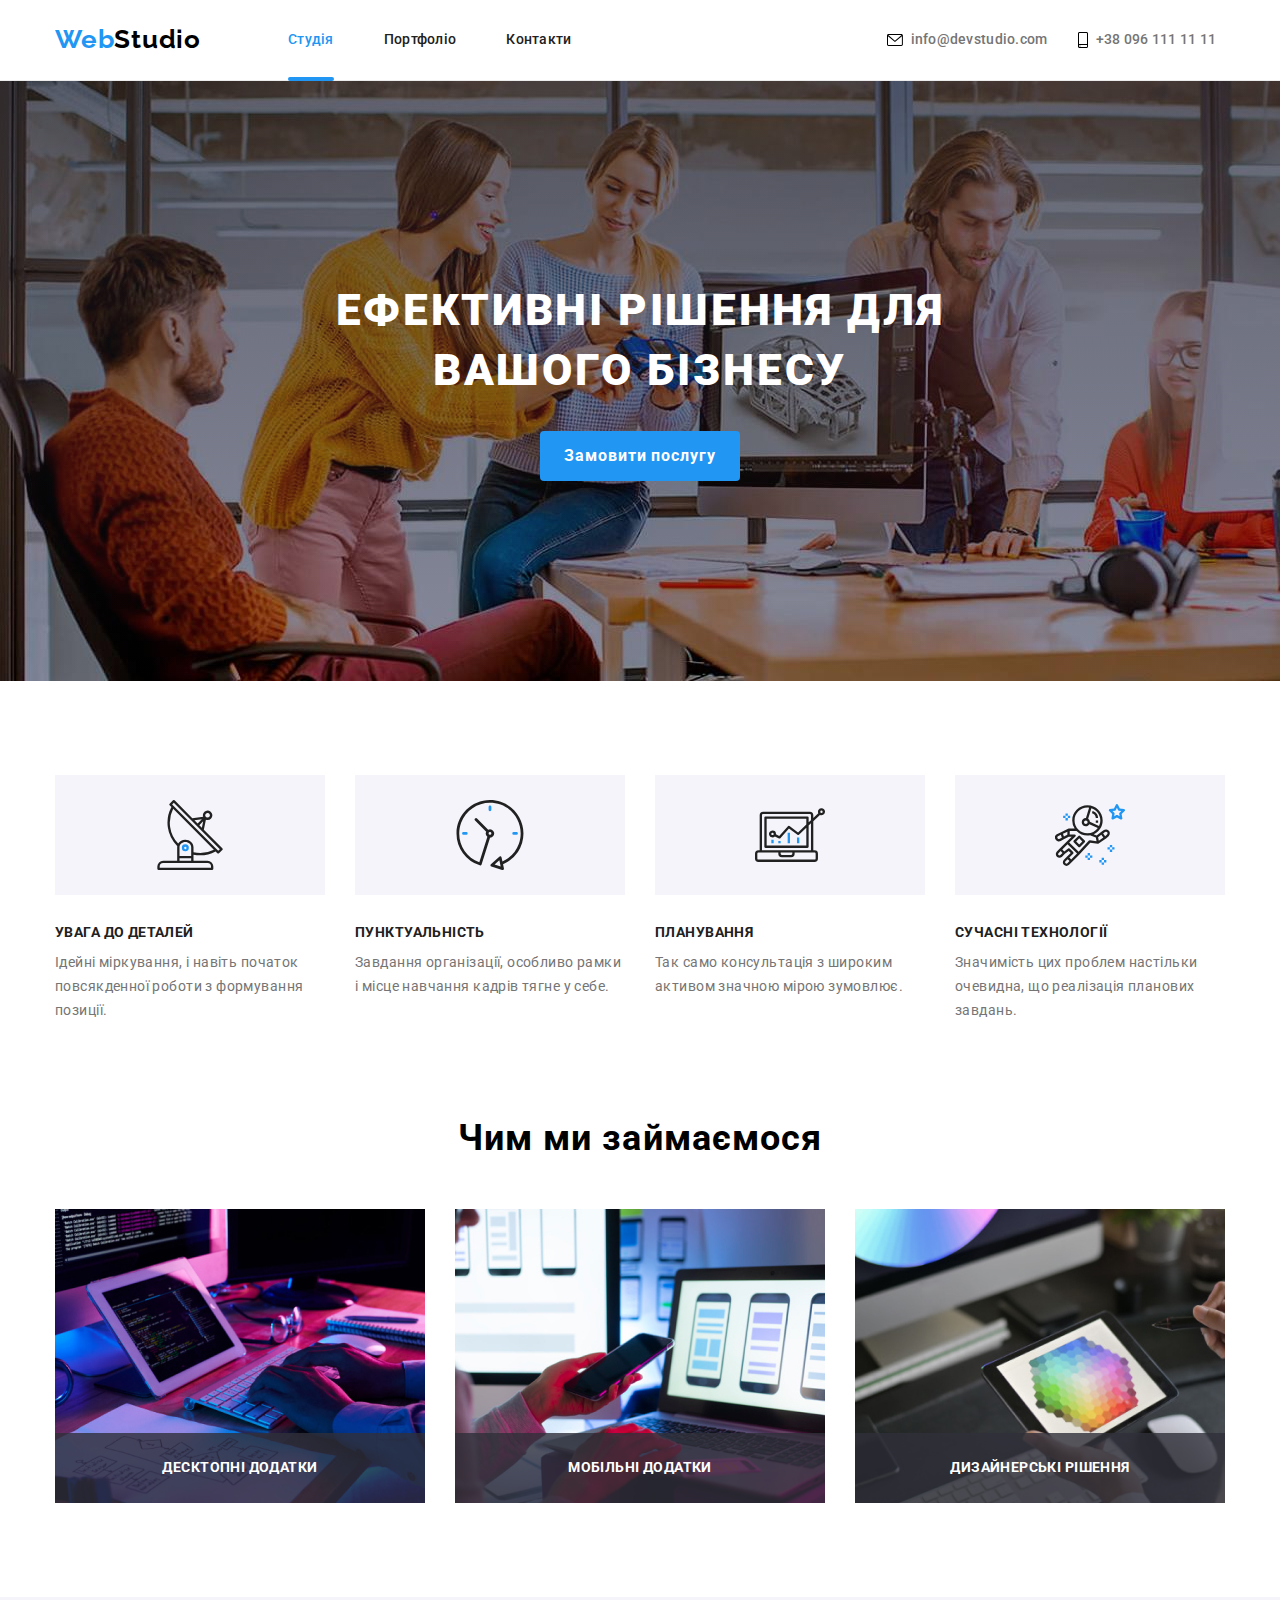
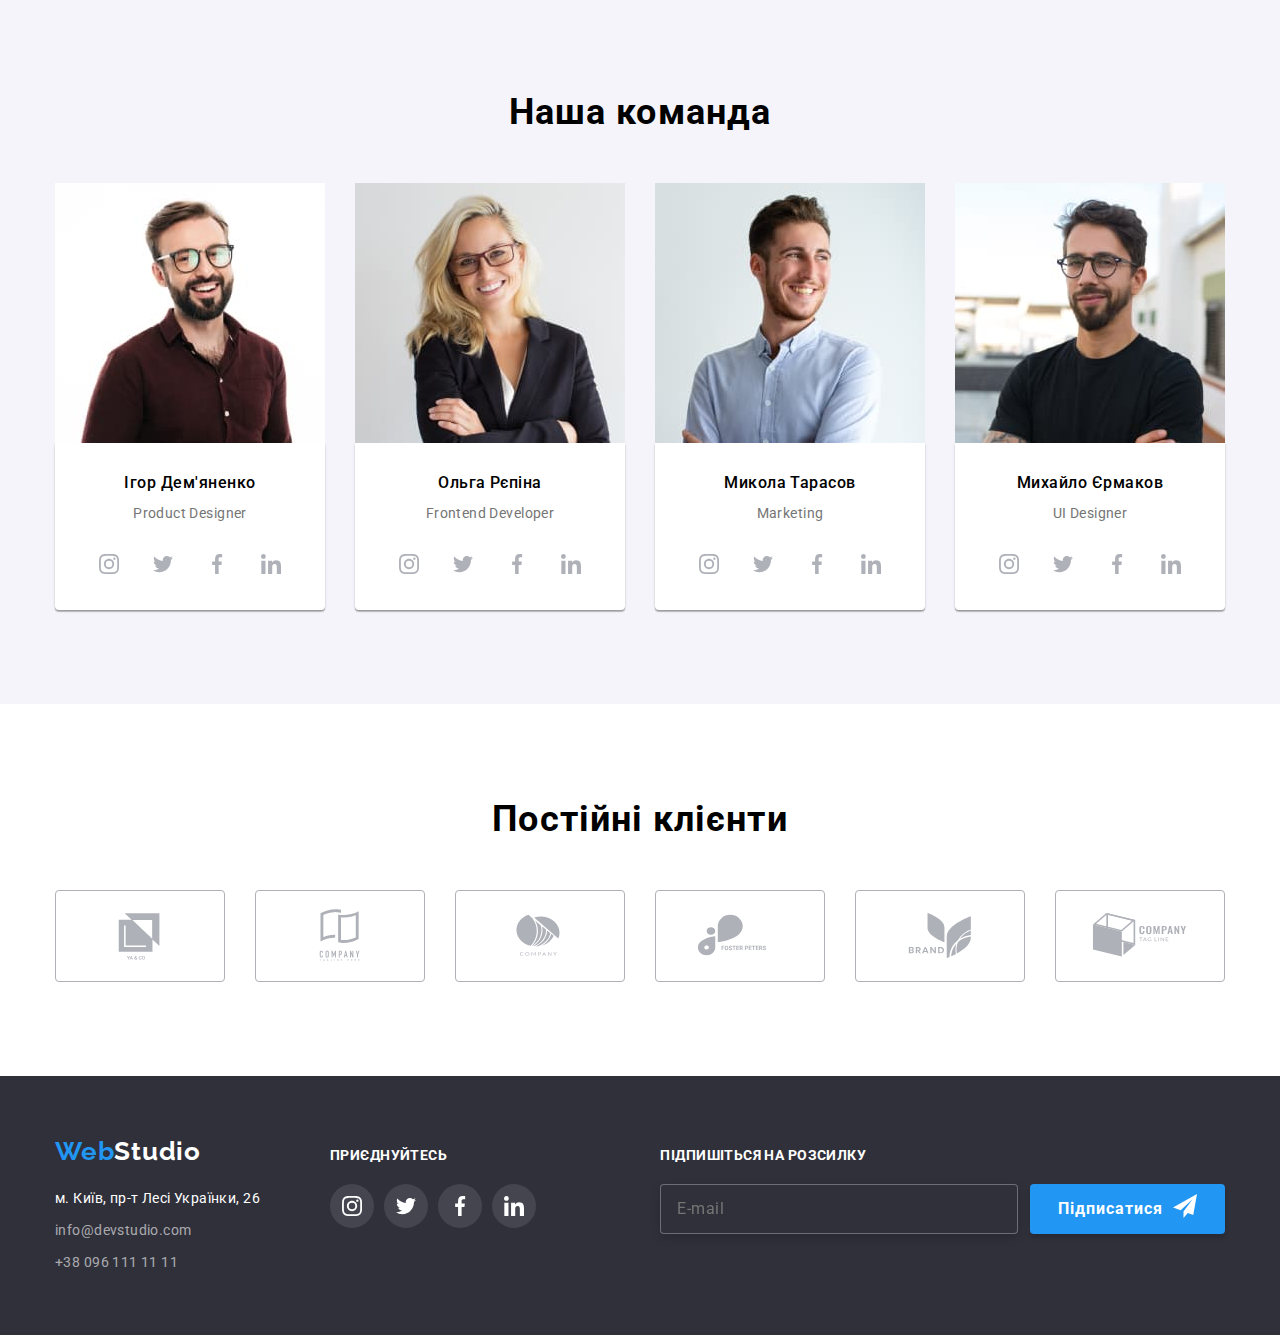
<file: index.html>
<!DOCTYPE html>
<html lang="uk">

<head>
  <meta charset="UTF-8" />
  <meta http-equiv="X-UA-Compatible" content="IE=edge" />
  <meta name="viewport" content="width=device-width, initial-scale=1.0" />
  <title>Web Studio</title>
  <link rel="preconnect" href="https://fonts.googleapis.com" />
  <link rel="preconnect" href="https://fonts.gstatic.com" crossorigin>
  <link href="https://fonts.googleapis.com/css2?family=Raleway:wght@700&family=Roboto:wght@400;500;700;900&display=swap"
    rel="stylesheet" />
  <link rel="stylesheet" href="https://cdnjs.cloudflare.com/ajax/libs/modern-normalize/1.1.0/modern-normalize.css"
    integrity="sha512-Y0MM+V6ymRKN2zStTqzQ227DWhhp4Mzdo6gnlRnuaNCbc+YN/ZH0sBCLTM4M0oSy9c9VKiCvd4Jk44aCLrNS5Q=="
    crossorigin="anonymous" referrerpolicy="no-referrer" />
  <link rel="stylesheet" href="./css/main.min.css" />

<body>
  <header class="header">
    <div class="header__content container">

      <a lang="en" class="header__logo logo" href="./index.html">
        <span class="logo--accent">Web</span>Studio
      </a>
      <button type="button" class="nav__button menu-toggle js-open-menu" aria-expanded="false"
        aria-controls="mobile-menu">
        <svg class="nav__icon" width="40px" height="40px" aria-label="Перечикач мобільного меню">
          <use class="nav-open" href="./images/icons.svg#icon-nav-open"></use>
        </svg>
      </button>
      <div class="menu-container js-menu-container" id="mobile-menu">
        <button type="button" class="nav__button menu-toggle js-close-menu">
          <svg width="40px" height="40">
            <use href="./images/icons.svg#icon-nav-close"></use>
          </svg>
        </button>
        <nav class="navigation mobile-navigation">

          <ul class="navigation__list menu list">
            <li class="navigation__item accent-line"><a class="navigation__link navigation__link--accent link "
                href="./index.html">Студія</a>
            </li>
            <li class="navigation__item"><a class="navigation__link link" href="./portfolio.html">Портфоліо</a></li>
            <li class="navigation__item"><a class="navigation__link link" href="/">Контакти</a></li>
          </ul>
        </nav>
        <div class="contact-social__position">
          <ul class="contact__list list">
            <li class="contact__item">
              <a class="contact__link link contact__link-mail" href="mailto:info@devstudio.com">
                info@devstudio.com<svg width="16" height="12" class="contact__icon">
                  <use href="./images/icons.svg#icon-envelope"></use>
                </svg>
              </a>

            </li>
            <li class="contact__item">

              <a class="contact__link contact__link--accent link contact__link-mobile" href="tel:+380961111111">+38 096
                111 11 11<svg width="10" height="16" class="contact__icon">
                  <use href="./images/icons.svg#icon-phone"></use>
                </svg>
              </a>

            </li>
          </ul>


          <ul class="social-network__list list">
            <li class="social-network__item"> <a href="https://www.instagram.com/"
                class="social-network__link link">Instagram</a> </li>
            <li class="social-network__item"> <a href="https://twitter.com/?lang=uk"
                class="social-network__link link">Twitter</a> </li>
            <li class="social-network__item"> <a href="https://uk-ua.facebook.com/"
                class="social-network__link link">Facebook </a></li>
            <li class="social-network__item"> <a href="https://www.linkedin.com/"
                class="social-network__link link">Linkedin</a> </li>
          </ul>
        </div>
      </div>
    </div>
  </header>
  <main class="main">
    <section class="hero-section">
      <div class="container hero__container">
        <h1 class="hero__title">Ефективні рішення для вашого бізнесу</h1>
        <button data-modal-open type="button" class="hero__button">Замовити послугу</button>
      </div>
    </section>

    <section class="advantage">
      <div class="container">
        <h2 class="caption visually-hidden">Наші переваги</h2>
        <ul class="advantage__list list">
          <li class="advantage__item">
            <div class="advantage__container">
              <svg width="70" height="70" class="advantage__icon">
                <use href="./images/icons.svg#icon-antenna"></use>
              </svg>
            </div>
            <h3 class="advantage__title title">увага до деталей</h3>
            <p class="text">
              Ідейні міркування, і навіть початок повсякденної роботи з
              формування позиції.
            </p>
          </li>
          <li class="advantage__item">
            <div class="advantage__container">
              <svg width="70" height="70" class="advantage__icon">
                <use href="./images/icons.svg#icon-clock"></use>
              </svg>
            </div>
            <h3 class="advantage__title title">пунктуальність</h3>
            <p class="text">
              Завдання організації, особливо рамки і місце навчання кадрів тягне
              у себе.
            </p>
          </li>
          <li class="advantage__item">
            <div class="advantage__container">
              <svg width="70" height="70" class="advantage__icon">
                <use href="./images/icons.svg#icon-diagram"></use>
              </svg>
            </div>
            <h3 class="advantage__title title">планування</h3>
            <p class="text">
              Так само консультація з широким активом значною мірою зумовлює.
            </p>
          </li>
          <li class="advantage__item">
            <div class="advantage__container">
              <svg width="70px" height="70" class="advantage__icon">
                <use href="./images/icons.svg#icon-astronaut"></use>
              </svg>
            </div>
            <h3 class="advantage__title title">сучасні технології</h3>
            <p class="text">
              Значимість цих проблем настільки очевидна, що реалізація планових
              завдань.
            </p>
          </li>
        </ul>
      </div>
    </section>

    <section class="working">
      <div class="container">
        <h2 class="caption">Чим ми займаємося</h2>
        <ul class="working__list list">
          <li class="working__item">
            <div class="working__position"> <img class="img" src="./images/desktop/page1.jpg"
                srcset="./images/desktop/page1.jpg 1x, ./images/desktop/page1@2x.jpg 2x, ./images/desktop/page1@3x.jpg 3x"
                alt="Розробка стркутури пробукту" width="370" />
              <h3 class="title working__title">Десктопні додатки</h3>
            </div>
          </li>
          <li class="working__item">
            <div class="working__position"> <img class="img" src="./images/desktop/page2.jpg"
                srcset="./images/desktop/page2.jpg 1x, ./images/desktop/page2@2x.jpg 2x, ./images/desktop/page2@3x.jpg 3x"
                alt="Розробка мобільних додатків" width="370" />
              <h3 class="title working__title">Мобільні додатки</h3>
            </div>
          </li>
          <li class="working__item">
            <div class="working__position"> <img class="img" src="./images/desktop/page3.jpg"
                srcset="./images/desktop/page3.jpg 1x, ./images/desktop/page3@2x.jpg 2x, ./images/desktop/page3@3x.jpg 3x"
                alt="Дизайн додатків" width="370" />
              <h3 class="title working__title">Дизайнерські рішення</h3>
            </div>
          </li>
        </ul>
      </div>
    </section>

    <section class="team">
      <div class="container">
        <h2 class="caption">Наша команда</h2>
        <ul class="team__list list">
          <li class="team__item">
            <picture>

              <source
                srcset="./images/mobile/mobile-designer.jpg 1x, ./images/mobile/mobile-designer@2x.jpg 2x, ./images/mobile/mobile-designer@3x.jpg 3x"
                media="(max-width: 767px)" />
              <source
                srcset="./images/tablet/tablet-designer.jpg 1x,./images/tablet/tablet-designer@2x.jpg 2x,./images/tablet/tablet-designer@3x.jpg 3x"
                media="(max-width: 1199px)" />
              <source
                srcset="./images/desktop/desktop-designer.jpg 1x,./images/desktop/desktop-designer@2x.jpg 2x,./images/desktop/desktop-designer@3x.jpg 3x"
                media="(min-width: 1200px)" />

              <img class="team__img img" src="./images/mobile/mobile-designer.jpg"
                alt="Ігор Дем'яненко Продукт дизайнер" />
            </picture>
            <div class="team__card">
              <h3 class="team__title">Ігор Дем'яненко</h3>
              <p class="team__text text" lang="en">Product Designer</p>
              <!-- <div class="team-position"> -->
              <ul class="team-icon__list list">
                <li class="team-icon__item">
                  <a class="team-icon__link" href="https://www.instagram.com/">
                    <svg width="20" height="20" class="icon team__icon">
                      <use href="./images/icons.svg#icon-instagram"></use>
                    </svg>
                  </a>
                </li>
                <li class="team-item__icon">
                  <a class="team-icon__link" href="https://twitter.com/?lang=uk">
                    <svg width="20" height="20" class="icon team__icon">
                      <use href="./images/icons.svg#icon-twitter"></use>
                    </svg>
                  </a>
                </li>
                <li class="team-item__icon">
                  <a class="team-icon__link" href="https://uk-ua.facebook.com/">
                    <svg width="20" height="20" class="icon team__icon">
                      <use href="./images/icons.svg#icon-facebook"></use>
                    </svg>
                  </a>
                </li>
                <li class="team-item__icon">
                  <a class="team-icon__link" href="https://www.linkedin.com/">
                    <svg width="20" height="20" class="icon team__icon">
                      <use href="./images/icons.svg#icon-linkedin"></use>
                    </svg>
                  </a>
                </li>
              </ul>
            </div>
            <!-- </div> -->
          </li>
          <li class="team__item">
            <picture>

              <source
                srcset="./images/mobile/mobile-frontend.jpg 1x, ./images/mobile/mobile-frontend@2x.jpg 2x, ./images/mobile/mobile-frontend@3x.jpg 3x"
                media="(max-width: 767px)" />
              <source
                srcset="./images/tablet/tablet-frontend.jpg 1x,./images/tablet/tablet-frontend@2x.jpg 2x, ./images/tablet/tablet-frontend@3x.jpg 3x"
                media="(max-width: 1199px)" />
              <source
                srcset="./images/desktop/desktop-frontend.jpg 1x,./images/desktop/desktop-frontend@2x.jpg 2x, ./images/desktop/desktop-frontend@3x.jpg 3x"
                media="(min-width: 1200px)" />
              <img class="team__img img" src="./images/mobile/mobile-frontend.jpg"
                alt="Ольга Рєпіна Фронтенд розробник" />
            </picture>
            <div class="team__card">
              <h3 class="team__title">Ольга Рєпіна</h3>
              <p class="team__text text" lang="en">Frontend Developer</p>
              <!-- <div class="team-icon"> -->
              <ul class="team-icon__list list">
                <li class="team-icon__item">
                  <a class="team-icon__link" href="https://www.instagram.com/">
                    <svg width="20" height="20" class="icon team__icon">
                      <use href="./images/icons.svg#icon-instagram"></use>
                    </svg>
                  </a>
                </li>
                <li class="team-icon__item">
                  <a class="team-icon__link" href="https://twitter.com/?lang=uk">
                    <svg width="20" height="20" class="icon team__icon">
                      <use href="./images/icons.svg#icon-twitter"></use>
                    </svg>
                  </a>
                </li>
                <li class="team-icon__item">
                  <a class="team-icon__link" href="https://uk-ua.facebook.com/">
                    <svg width="20" height="20" class="icon team__icon">
                      <use href="./images/icons.svg#icon-facebook"></use>
                    </svg>
                  </a>
                </li>
                <li class="team-icon__item">
                  <a class="team-icon__link" href="https://www.linkedin.com/">
                    <svg width="20" height="20" class="icon team__icon">
                      <use href="./images/icons.svg#icon-linkedin"></use>
                    </svg>
                  </a>
                </li>
              </ul>
            </div>
            <!-- </div> -->
          </li>
          <li class="team__item">
            <picture>

              <source
                srcset="./images/mobile/mobile-marketing.jpg 1x, ./images/mobile/mobile-marketing@2x.jpg 2x, ./images/mobile/mobile-marketing@3x.jpg 3x"
                media="(max-width: 767px)" />
              <source
                srcset="./images/tablet/tablet-marketing.jpg 1x,./images/tablet/tablet-marketing@2x.jpg 2x, ./images/tablet/tablet-marketing@3x.jpg 3x"
                media="(max-width: 1199px)" />
              <source
                srcset="./images/desktop/desktop-marketing.jpg 1x,./images/desktop/desktop-marketing@2x.jpg 2x, ./images/desktop/desktop-marketing@3x.jpg 3x"
                media="(min-width: 1200px)" />
              <img class="team__img img" src="./images/mobile/mobile-marketing.jpg" alt="Микола Тарасов Маркетолог" />
            </picture>

            <div class="team__card">
              <h3 class="team__title">Микола Тарасов</h3>
              <p class="team__text text" lang="en">Marketing</p>
              <!-- <div class="team-icon"> -->
              <ul class="team-icon__list list">
                <li class="team-icon__item">
                  <a class="team-icon__link" href="https://www.instagram.com/">
                    <svg width="20" height="20" class="icon team__icon">
                      <use href="./images/icons.svg#icon-instagram"></use>
                    </svg>
                  </a>
                </li>
                <li class="team-icon__item">
                  <a class="team-icon__link" href="https://twitter.com/?lang=uk">
                    <svg width="20" height="20" class="icon team__icon">
                      <use href="./images/icons.svg#icon-twitter"></use>
                    </svg>
                  </a>
                </li>
                <li class="team-icon__item">
                  <a class="team-icon__link" href="https://uk-ua.facebook.com/">
                    <svg width="20" height="20" class="icon team__icon">
                      <use href="./images/icons.svg#icon-facebook"></use>
                    </svg>
                  </a>
                </li>
                <li class="team-icon__item">
                  <a class="team-icon__link" href="https://www.linkedin.com/">
                    <svg width="20" height="20" class="icon team__icon">
                      <use href="./images/icons.svg#icon-linkedin"></use>
                    </svg>
                  </a>
                </li>
              </ul>
            </div>

          </li>
          <li class="team__item">

            <picture>

              <source
                srcset="./images/mobile/mobile-ui.jpg 1x, ./images/mobile/mobile-ui@2x.jpg 2x, ./images/mobile/mobile-ui@3x.jpg 3x"
                media="(max-width: 767px)" />
              <source
                srcset="./images/tablet/tablet-ui.jpg 1x,./images/tablet/tablet-ui@2x.jpg 2x, ./images/tablet/tablet-ui@3x.jpg 3x"
                media="(max-width: 1199px)" />
              <source
                srcset="./images/desktop/desktop-ui.jpg 1x,./images/desktop/desktop-ui@2x.jpg 2x, ./images/desktop/desktop-ui@3x.jpg 3x"
                media="(min-width: 1200px)" />
              <img class="team__img img" src="./images/mobile/mobile-ui.jpg" alt="Михайло Єрмаков Дизайнер" />
            </picture>


            <div class="team__card">
              <h3 class="team__title">Михайло Єрмаков</h3>
              <p class="team__text text" lang="en">UI Designer</p>
              <ul class="team-icon__list list">
                <li class="team-icon__item">
                  <a class="team-icon__link" href="https://www.instagram.com/">
                    <svg width="20" height="20" class="icon team__icon">
                      <use href="./images/icons.svg#icon-instagram"></use>
                    </svg>
                  </a>
                </li>
                <li class="team-icon__item">
                  <a class="team-icon__link" href="https://twitter.com/?lang=uk">
                    <svg width="20" height="20" class="icon team__icon">
                      <use href="./images/icons.svg#icon-twitter"></use>
                    </svg>
                  </a>
                </li>
                <li class="team-icon__item">
                  <a class="team-icon__link" href="https://uk-ua.facebook.com/">
                    <svg width="20" height="20" class="icon team__icon">
                      <use href="./images/icons.svg#icon-facebook"></use>
                    </svg>
                  </a>
                </li>
                <li class="team-icon__item">
                  <a class="team-icon__link" href="https://www.linkedin.com/">
                    <svg width="20" height="20" class="icon team__icon">
                      <use href="./images/icons.svg#icon-linkedin"></use>
                    </svg>
                  </a>
                </li>
              </ul>
            </div>
            <!-- </div> -->
          </li>
        </ul>
      </div>
    </section>

    <section class="clients">
      <div class="container">
        <h2 class="caption">Постійні клієнти
        </h2>
        <ul class="clients__list list">
          <li class="clients__item"><a class="clients__link" href="">
              <svg class="clients__icon" width="106" height="60">
                <use href="./images/icons.svg#icon-Logo1"></use>
              </svg>
            </a>
          </li>
          <li class="clients__item"><a class="clients__link" href="">
              <svg class="clients__icon" width="106" height="60">
                <use href="./images/icons.svg#icon-Logo2"></use>
              </svg>
            </a>
          </li>
          <li class="clients__item"><a class="clients__link" href="">
              <svg class="clients__icon" width="106" height="60">
                <use href="./images/icons.svg#icon-Logo3"></use>
              </svg>
            </a>
          </li>
          <li class="clients__item"><a class="clients__link" href="">
              <svg class="clients__icon" width="106" height="60">
                <use href="./images/icons.svg#icon-Logo4"></use>
              </svg>
            </a>
          </li>
          <li class="clients__item"><a class="clients__link" href="">
              <svg class="clients__icon" width="106" height="60">
                <use href="./images/icons.svg#icon-Logo5"></use>
              </svg>
            </a>
          </li>
          <li class="clients__item"><a class="clients__link" href="">
              <svg class="clients__icon" width="106" height="60">
                <use href="./images/icons.svg#icon-Logo6"></use>
              </svg>
            </a>
          </li>
        </ul>
      </div>
    </section>
  </main>
  <footer class="footer">
    <div class="footer__position container ">
      <div class="footer-adress">
        <a lang="en" class="logo footer__logo" href="./index.html">
          <span class="logo--accent">Web</span>Studio
        </a>
        <address class="adress">
          <ul class="adress__list list">
            <li class="adress__item"><a class="adress__link address__link--white link" href="/">м. Київ, пр-т Лесі
                Українки,
                26</a></li>
            <li class="adress__item"><a class="adress__link link"
                href="mailto:info@devstudio.com">info@devstudio.com</a>
            </li>
            <li class="adress__item"><a class="adress__link link" href="tel:+380961111111">+38 096 111 11 11</a></li>
          </ul>
        </address>
      </div>
      <div class="footer-icon">
        <strong class="footer__strong">приєднуйтесь</strong>
        <ul class="footer-icon__list list">
          <li class="footer-icon__item">
            <a class="footer-icon__link" href="https://www.instagram.com/">
              <svg width="20" height="20" class="icon footer__icon">
                <use href="./images/icons.svg#icon-instagram"></use>
              </svg>
            </a>
          </li>
          <li class="footer-icon__item">
            <a class="footer-icon__link" href="https://twitter.com/?lang=uk">
              <svg width="20" height="20" class="icon footer__icon">
                <use href="./images/icons.svg#icon-twitter"></use>
              </svg>
            </a>
          </li>
          <li class="footer-icon__item">
            <a class="footer-icon__link" href="https://uk-ua.facebook.com/">
              <svg width="20" height="20" class="icon footer__icon">
                <use href="./images/icons.svg#icon-facebook"></use>
              </svg>
            </a>
          </li>
          <li class="footer-icon__item">
            <a class="footer-icon__link" href="https://www.linkedin.com/">
              <svg width="20" height="20" class="icon footer__icon">
                <use href="./images/icons.svg#icon-linkedin"></use>
              </svg>
            </a>
          </li>
        </ul>
      </div>
      <div class="footer-form__position">
        <strong class="footer__strong">Підпишіться на розсилку</strong>
        <form class="footer-form">
          <label class="footer-form__label">
            <input class="footer-form__input" lang="en" type="email" placeholder="E-mail" />
          </label>
          <button type="submit" class="footer-form__btn">Підписатися
            <svg width="24" height="24" class="footer-form__icon">
              <use href="./images/icons.svg#icon-send"></use>
            </svg>
          </button>
        </form>
      </div>
    </div>
  </footer>
  <!-- модальне вікно -->
  <div data-modal class="backdrop is-hidden">
    <div class="modal">
      <button type="button" class="modal__button" data-modal-close>
        <svg width="18" height="18">
          <use href="./images/icons.svg#icon-close"></use>
        </svg>
      </button>
      <form class="form">
        <strong class="form__title">Залиште свої дані, ми вам передзвонимо</strong>

        <ul class="form__list list">
          <li>
            <label for="name" class="form__label">Ім'я
              <input type="text" class="form__input" id="name">
              <svg class="form__icon" width="18" height="18">
                <use href="./images/icons.svg#icon-person"></use>
              </svg>
            </label>
          </li>
          <li>
            <label for="tel" class="form__label">Телефон
              <input type="tel" class="form__input" id="tel">
              <svg class="form__icon" width="18" height="18">
                <use href="./images/icons.svg#icon-phone2"></use>
              </svg>
            </label>
          </li>
          <li>
            <label for="email" class="form__label">Пошта
              <input type="email" class="form__input" id="email">
              <svg class="form__icon" width="18" height="18">
                <use href="./images/icons.svg#icon-email"></use>
              </svg>
            </label>
          </li>
          <li>
            <label class="form__label">Коментар
              <textarea class="form__textarea" name="textarea" rows="6" placeholder="Введіть текст">
                   </textarea>
            </label>
          </li>
        </ul>
        <label for="checkbox" class="form__label-checkbox">
          <input type="checkbox" class="form__input-checkbox" id="checkbox">
          <span class="form__icon-checkbox"></span>
          Погоджуюся з розсилкою та приймаю <a href="" class="form__link">Умови
            договору</a>
        </label>

        <button type="submit" class="form__btn">Відправити</button>

      </form>
    </div>

  </div>

  <script src="./js/mobile-menu.js"></script>
  <script src="./js/modal.js"></script>
</body>

</html>
</file>
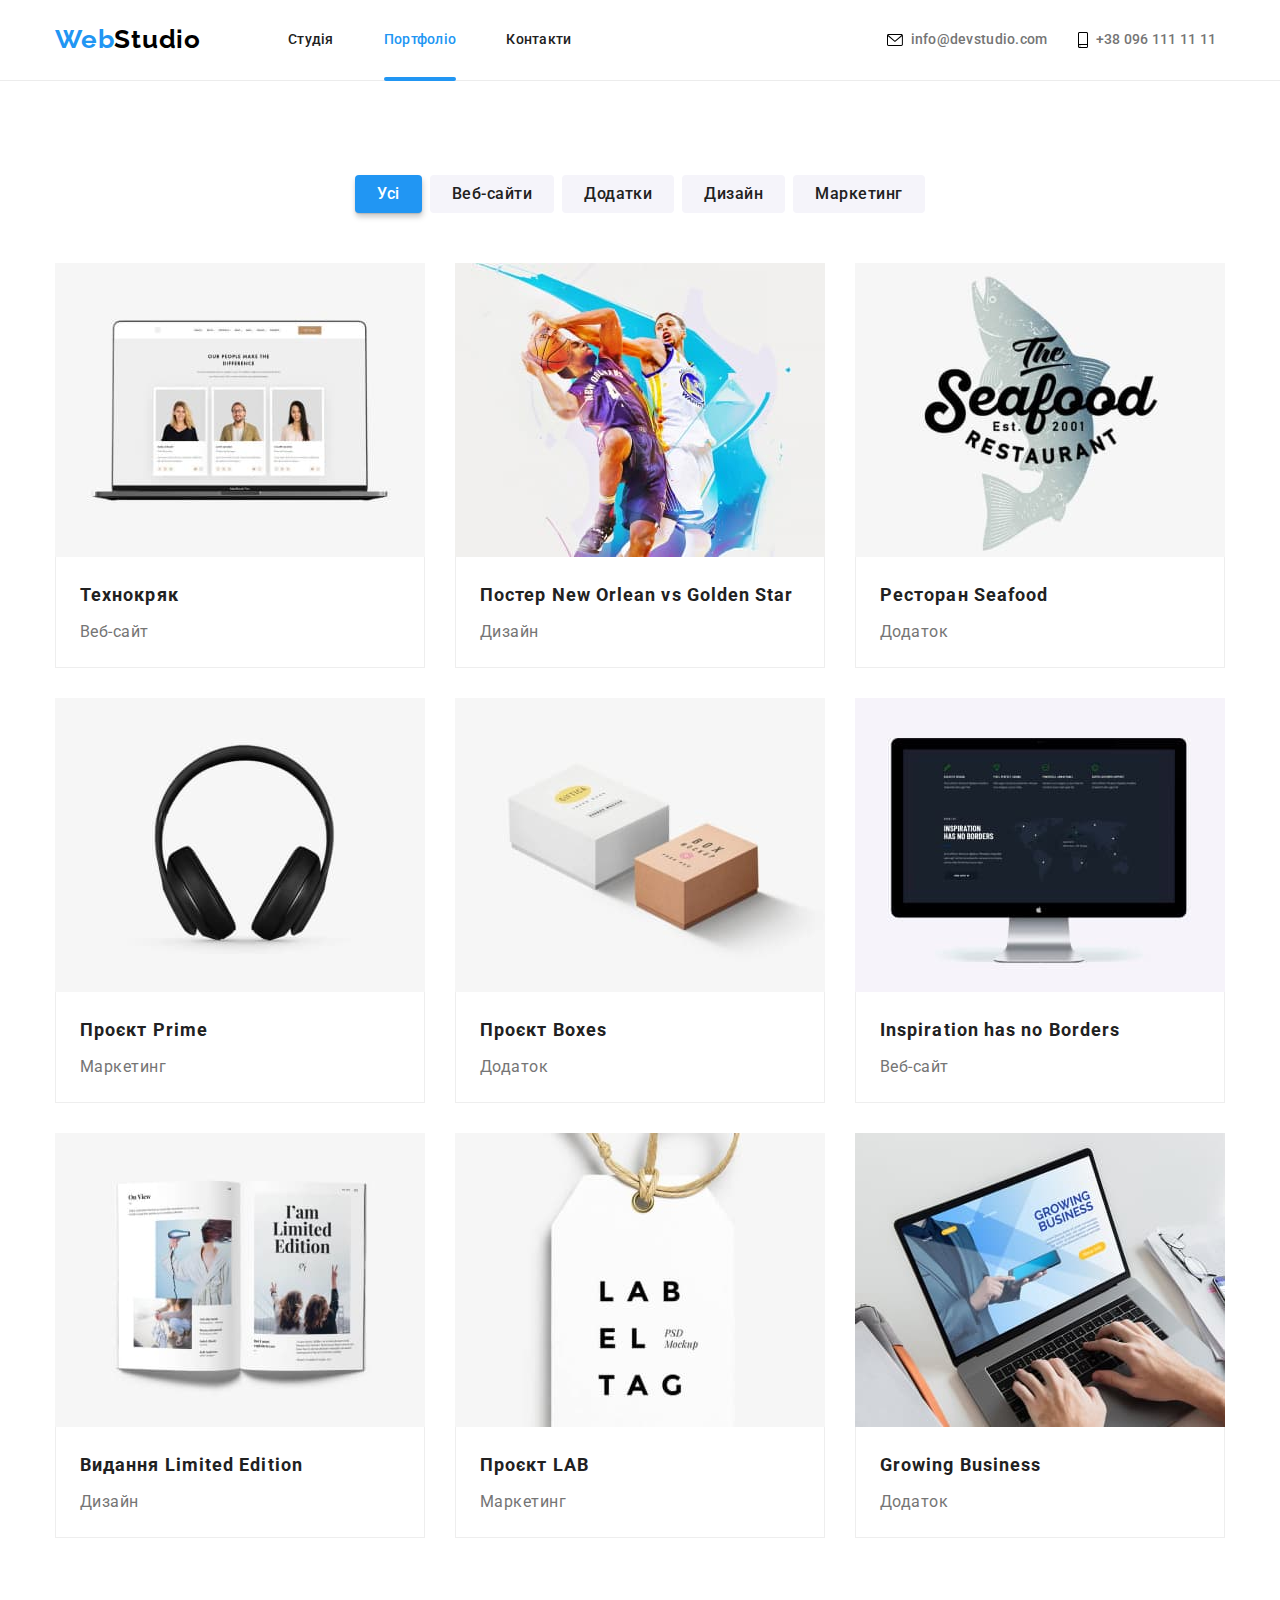
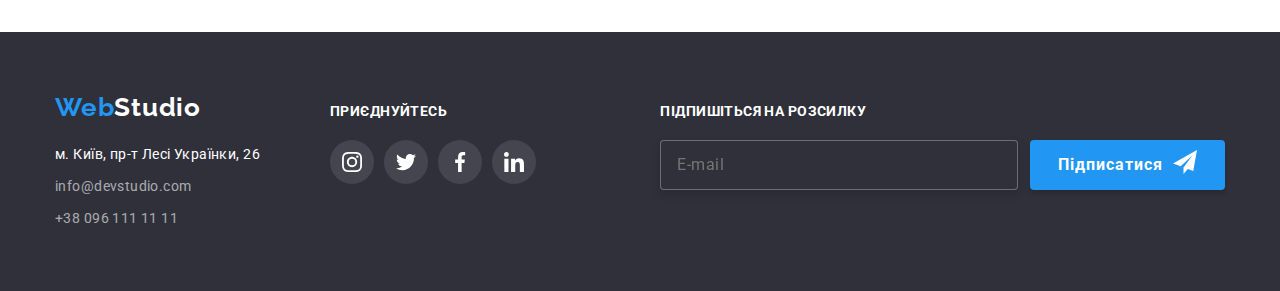
<file: portfolio.html>
<!DOCTYPE html>
<html lang="uk">

<head>
  <meta charset="UTF-8" />
  <meta http-equiv="X-UA-Compatible" content="IE=edge" />
  <meta name="viewport" content="width=device-width, initial-scale=1.0" />
  <title>Web Studio</title>
  <link rel="preconnect" href="https://fonts.googleapis.com" />
  <link rel="preconnect" href="https://fonts.gstatic.com" crossorigin />
  <link href="https://fonts.googleapis.com/css2?family=Raleway:wght@700&family=Roboto:wght@400;500;700;900&display=swap"
    rel="stylesheet" />
  <link rel="stylesheet" href="https://cdnjs.cloudflare.com/ajax/libs/modern-normalize/1.1.0/modern-normalize.css"
    integrity="sha512-Y0MM+V6ymRKN2zStTqzQ227DWhhp4Mzdo6gnlRnuaNCbc+YN/ZH0sBCLTM4M0oSy9c9VKiCvd4Jk44aCLrNS5Q=="
    crossorigin="anonymous" referrerpolicy="no-referrer" />
  <link rel="stylesheet" href="./css/main.min.css" />
</head>

<body>
  <header class="header">
    <div class="header__content container">

      <a lang="en" class="header__logo logo" href="./index.html">
        <span class="logo--accent">Web</span>Studio
      </a>
      <button type="button" class="nav__button menu-toggle js-open-menu" aria-expanded="false"
        aria-controls="mobile-menu">
        <svg class="nav__icon" width="40px" height="40px" aria-label="Перечикач мобільного меню">
          <use class="nav-open" href="./images/icons.svg#icon-nav-open"></use>
        </svg>
      </button>
      <div class="menu-container js-menu-container" id="mobile-menu">
        <button type="button" class="nav__button menu-toggle js-close-menu">
          <svg width="40px" height="40">
            <use href="./images/icons.svg#icon-nav-close"></use>
          </svg>
        </button>
        <nav class="navigation mobile-navigation">

          <ul class="navigation__list menu list">
            <li class="navigation__item "><a class="navigation__link link" href="./index.html">Студія</a>
            </li>
            <li class="navigation__item accent-line"><a class="navigation__link navigation__link--accent link "
                href="./portfolio.html">Портфоліо</a></li>
            <li class="navigation__item"><a class="navigation__link link" href="/">Контакти</a></li>
          </ul>
        </nav>
        <ul class="contact__list list">
          <li class="contact__item">
            <a class="contact__link link" href="mailto:info@devstudio.com">
              info@devstudio.com<svg width="16" height="12" class="contact__icon">
                <use href="./images/icons.svg#icon-envelope"></use>
              </svg>
            </a>

          </li>
          <li class="contact__item">

            <a class="contact__link contact__link--accent link" href="tel:+380961111111">+38 096 111 11 11<svg
                width="10" height="16" class="contact__icon">
                <use href="./images/icons.svg#icon-phone"></use>
              </svg>
            </a>

          </li>
        </ul>


        <ul class="social-network__list list">
          <li class="social-network__item"> <a href="https://www.instagram.com/"
              class="social-network__link link">Instagram</a> </li>
          <li class="social-network__item"> <a href="https://twitter.com/?lang=uk"
              class="social-network__link link">Twitter</a> </li>
          <li class="social-network__item"> <a href="https://uk-ua.facebook.com/"
              class="social-network__link link">Facebook </a></li>
          <li class="social-network__item"> <a href="https://www.linkedin.com/"
              class="social-network__link link">Linkedin</a> </li>
        </ul>
      </div>
    </div>
  </header>
  <main class="main">
    <section class="main__portfolio">
      <div class="container">
        <h1 class="subject visually-hidden">Каталог послуг</h1>
        <ul class="btn__list list">
          <li class="btn__item">
            <button class="button button--accent" type="button">Усі</button>
          </li>
          <li class="btn__item">
            <button class="button" type="button">Веб-сайти</button>
          </li>
          <li class="btn__item">
            <button class="button" type="button">Додатки</button>
          </li>
          <li class="btn__item">
            <button class="button" type="button">Дизайн</button>
          </li>
          <li class="btn__item">
            <button class="button" type="button">Маркетинг</button>
          </li>
        </ul>
        <ul class="card__list list">
          <li class="card__item">
            <a class="card__link" href="">
              <div class="card__overlay">

                <picture>

                  <source
                    srcset="./images/mobile/mobile-img1.jpg 1x, ./images/mobile/mobile-img1@2x.jpg 2x, ./images/mobile/mobile-img1@3x.jpg 3x"
                    media="(max-width: 767px)" sizes="450px 294px" ,100vw />
                  <source
                    srcset="./images/tablet/tablet-img1.jpg 1x,./images/tablet/tablet-img1@2x.jpg 2x,./images/tablet/tablet-img1@3x.jpg 3x"
                    media="(max-width: 1199px)" sizes="354px 294px" ,100vw />
                  <source
                    srcset="./images/desktop/desktop-img1.jpg 1x,./images/desktop/desktop-img1@2x.jpg 2x,./images/desktop/desktop-img1@3x.jpg 3x"
                    media="(min-width: 1200px)" sizes="370px 260px" ,100vw />
                  <img class=" card__img img" src="./images/mobile/mobile-img1.jpg" alt="сайт технокряк" />

                </picture>

                <p class="card__text--overlay">Ресурс пропонує комплексні пропозиції з різним рівнем функціоналу та
                  сервісів.
                  Все це дозволить відвідувачу отримати вичерпні відомості про компанію чи приватну особу.</p>
              </div>
              <div class="card__border">
                <h2 class="title card__title">Технокряк</h2>
                <p class="text card__text">Веб-сайт</p>
              </div>
            </a>
          </li>
          <li class="card__item">
            <a class="card__link" href="">
              <div class="card__overlay">

                <picture>

                  <source
                    srcset="./images/mobile/mobile-img2.jpg 1x, ./images/mobile/mobile-img2@2x.jpg 2x, ./images/mobile/mobile-img2@3x.jpg 3x"
                    media="(max-width: 767px)" sizes="450px 294px" ,100vw />
                  <source
                    srcset="./images/tablet/tablet-img2.jpg 1x,./images/tablet/tablet-img2@2x.jpg 2x,./images/tablet/tablet-img2@3x.jpg 3x"
                    media="(max-width: 1199px)" sizes="354px 294px" ,100vw />
                  <source
                    srcset="./images/desktop/desktop-img2.jpg 1x,./images/desktop/desktop-img2@2x.jpg 2x,./images/desktop/desktop-img2@3x.jpg 3x"
                    media="(min-width: 1200px)" sizes="370px 260px" ,100vw />

                  <img class=" card__img img" src="./images/mobile/mobile-img2.jpg" alt="дизайн постера" />
                </picture>


                <p class="card__text--overlay">Ресурс пропонує комплексні пропозиції з різним рівнем функціоналу та
                  сервісів.
                  Все це дозволить відвідувачу отримати вичерпні відомості про компанію чи приватну особу.</p>
              </div>
              <div class="card__border">
                <h2 class="title card__title">Постер <span lang="en"> New Orlean vs Golden Star</span></h2>
                <p class="text card__text">Дизайн</p>
              </div>
            </a>
          </li>
          <li class="card__item">
            <a class="card__link" href="">
              <div class="card__overlay">
                <picture>
                  <source
                    srcset="./images/mobile/mobile-img3.jpg 1x, ./images/mobile/mobile-img3@2x.jpg 2x, ./images/mobile/mobile-img3@3x.jpg 3x"
                    media="(max-width: 767px)" sizes="450px 294px" ,100vw />
                  <source
                    srcset="./images/tablet/tablet-img3.jpg 1x,./images/tablet/tablet-img3@2x.jpg 2x,./images/tablet/tablet-img3@3x.jpg 3x"
                    media="(max-width: 1199px)" sizes="354px 294px" ,100vw />
                  <source
                    srcset="./images/desktop/desktop-img3.jpg 1x,./images/desktop/desktop-img3@2x.jpg 2x,./images/desktop/desktop-img3@3x.jpg 3x"
                    media="(min-width: 1200px)" sizes="370px 260px" ,100vw />

                  <img class=" card__img img" src="./images/mobile/mobile-img3.jpg" alt="додаток ресторану" />
                </picture>

                <p class="card__text--overlay">Ресурс пропонує комплексні пропозиції з різним рівнем функціоналу та
                  сервісів.
                  Все це дозволить відвідувачу отримати вичерпні відомості про компанію чи приватну особу.</p>
              </div>
              <div class="card__border">
                <h2 class="title card__title">Ресторан <span lang="en">Seafood</span></h2>
                <p class="text card__text">Додаток</p>
              </div>
            </a>
          </li>
          <li class="card__item">
            <a class="card__link" href="">
              <div class="card__overlay">


                <picture>
                  <source
                    srcset="./images/mobile/mobile-img4.jpg 1x, ./images/mobile/mobile-img4@2x.jpg 2x, ./images/mobile/mobile-img4@3x.jpg 3x"
                    media="(max-width: 767px)" sizes="450px 294px" ,100vw />
                  <source
                    srcset="./images/tablet/tablet-img4.jpg 1x,./images/tablet/tablet-img4@2x.jpg 2x,./images/tablet/tablet-img4@3x.jpg 3x"
                    media="(max-width: 1199px)" sizes="354px 294px" ,100vw />
                  <source
                    srcset="./images/desktop/desktop-img4.jpg 1x,./images/desktop/desktop-img4@2x.jpg 2x,./images/desktop/desktop-img4@3x.jpg 3x"
                    media="(min-width: 1200px)" sizes="370px 260px" ,100vw />


                  <img class=" card__img img" src="./images/mobile/mobile-img4.jpg" alt="фото з проекту прайм" />

                </picture>

                <p class="card__text--overlay">Ресурс пропонує комплексні пропозиції з різним рівнем функціоналу та
                  сервісів.
                  Все це дозволить відвідувачу отримати вичерпні відомості про компанію чи приватну особу.</p>
              </div>
              <div class="card__border">
                <h2 class="title card__title">Проєкт <span lang="en">Prime</span></h2>
                <p class="text card__text">Маркетинг</p>
              </div>
            </a>
          </li>
          <li class="card__item">
            <a class="card__link" href="">
              <div class="card__overlay">


                <picture>
                  <source
                    srcset="./images/mobile/mobile-img5.jpg 1x, ./images/mobile/mobile-img5@2x.jpg 2x, ./images/mobile/mobile-img5@3x.jpg 3x"
                    media="(max-width: 767px)" sizes="450px 294px" ,100vw />
                  <source
                    srcset="./images/tablet/tablet-img5.jpg 1x,./images/tablet/tablet-img5@2x.jpg 2x,./images/tablet/tablet-img5@3x.jpg 3x"
                    media="(max-width: 1199px)" sizes="354px 294px" ,100vw />
                  <source
                    srcset="./images/desktop/desktop-img5.jpg 1x,./images/desktop/desktop-img5@2x.jpg 2x,./images/desktop/desktop-img5@3x.jpg 3x"
                    media="(min-width: 1200px)" sizes="370px 260px" ,100vw />



                  <img class=" card__img img" src="./images/mobile/mobile-img5.jpg" alt="фото з додатку" />


                </picture>
                <p class="card__text--overlay">Ресурс пропонує комплексні пропозиції з різним рівнем функціоналу та
                  сервісів.
                  Все це дозволить відвідувачу отримати вичерпні відомості про компанію чи приватну особу.</p>
              </div>
              <div class="card__border">
                <h2 class="title card__title">Проєкт <span lang="en">Boxes</span></h2>
                <p class="text card__text">Додаток</p>
              </div>
            </a>
          </li>
          <li class="card__item">
            <a class="card__link" href="">
              <div class="card__overlay">


                <picture>
                  <source
                    srcset="./images/mobile/mobile-img6.jpg 1x, ./images/mobile/mobile-img6@2x.jpg 2x, ./images/mobile/mobile-img6@3x.jpg 3x"
                    media="(max-width: 767px)" sizes="450px 294px" ,100vw />
                  <source
                    srcset="./images/tablet/tablet-img6.jpg 1x,./images/tablet/tablet-img6@2x.jpg 2x,./images/tablet/tablet-img6@3x.jpg 3x"
                    media="(max-width: 1199px)" sizes="354px 294px" ,100vw />
                  <source
                    srcset="./images/desktop/desktop-img6.jpg 1x,./images/desktop/desktop-img6@2x.jpg 2x,./images/desktop/desktop-img6@3x.jpg 3x"
                    media="(min-width: 1200px)" sizes="370px 260px" ,100vw />



                  <img class=" card__img img" src="./images/mobile/mobile-img6.jpg" alt="веб-сайт" />

                </picture>


                <p class="card__text--overlay">Ресурс пропонує комплексні пропозиції з різним рівнем функціоналу та
                  сервісів.
                  Все це дозволить відвідувачу отримати вичерпні відомості про компанію чи приватну особу.</p>
              </div>
              <div class="card__border">
                <h2 class="title card__title" lang="en">Inspiration has no Borders</h2>
                <p class="text card__text">Веб-сайт</p>
              </div>
            </a>
          </li>
          <li class="card__item">
            <a class="card__link" href="">
              <div class="card__overlay">

                <picture>
                  <source
                    srcset="./images/mobile/mobile-img7.jpg 1x, ./images/mobile/mobile-img7@2x.jpg 2x, ./images/mobile/mobile-img7@3x.jpg 3x"
                    media="(max-width: 767px)" sizes="450px 294px" ,100vw />
                  <source
                    srcset="./images/tablet/tablet-img7.jpg 1x,./images/tablet/tablet-img7@2x.jpg 2x,./images/tablet/tablet-img7@3x.jpg 3x"
                    media="(max-width: 1199px)" sizes="354px 294px" ,100vw />
                  <source
                    srcset="./images/desktop/desktop-img7.jpg 1x,./images/desktop/desktop-img7@2x.jpg 2x,./images/desktop/desktop-img7@3x.jpg 3x"
                    media="(min-width: 1200px)" sizes="370px 260px" ,100vw />




                  <img class=" card__img img" src="./images/mobile/mobile-img7.jpg" alt="дизайн видання" />


                </picture>


                <p class="card__text--overlay">Ресурс пропонує комплексні пропозиції з різним рівнем функціоналу та
                  сервісів.
                  Все це дозволить відвідувачу отримати вичерпні відомості про компанію чи приватну особу.</p>
              </div>
              <div class="card__border">
                <h2 class="title card__title">
                  Видання <span lang="en">Limited Edition</span>
                </h2>
                <p class="text card__text">Дизайн</p>
              </div>
            </a>
          </li>
          <li class="card__item">
            <a class="card__link" href="">
              <div class="card__overlay">

                <picture>
                  <source
                    srcset="./images/mobile/mobile-img8.jpg 1x, ./images/mobile/mobile-img8@2x.jpg 2x, ./images/mobile/mobile-img8@3x.jpg 3x"
                    media="(max-width: 767px)" sizes="450px 294px" ,100vw />
                  <source
                    srcset="./images/tablet/tablet-img8.jpg 1x,./images/tablet/tablet-img8@2x.jpg 2x,./images/tablet/tablet-img8@3x.jpg 3x"
                    media="(max-width: 1199px)" sizes="354px 294px" ,100vw />
                  <source
                    srcset="./images/desktop/desktop-img8.jpg 1x,./images/desktop/desktop-img8@2x.jpg 2x,./images/desktop/desktop-img8@3x.jpg 3x"
                    media="(min-width: 1200px)" sizes="370px 260px" ,100vw />



                  <img class=" card__img img" src="./images/mobile/mobile-img8.jpg" alt="фото з проекту" />


                </picture>


                <p class="card__text--overlay">Ресурс пропонує комплексні пропозиції з різним рівнем функціоналу та
                  сервісів.
                  Все це дозволить відвідувачу отримати вичерпні відомості про компанію чи приватну особу.</p>
              </div>
              <div class="card__border">
                <h2 class="title card__title">Проєкт <span lang="en">LAB</span></h2>
                <p class="text card__text">Маркетинг</p>
              </div>
            </a>
          </li>
          <li class="card__item">
            <a class="card__link" href="">
              <div class="card__overlay">

                <picture>
                  <source
                    srcset="./images/mobile/mobile-img9.jpg 1x, ./images/mobile/mobile-img9@2x.jpg 2x, ./images/mobile/mobile-img9@3x.jpg 3x"
                    media="(max-width: 767px)" sizes="450px 294px" ,100vw />
                  <source
                    srcset="./images/tablet/tablet-img9.jpg 1x,./images/tablet/tablet-img9@2x.jpg 2x,./images/tablet/tablet-img9@3x.jpg 3x"
                    media="(max-width: 1199px)" sizes="354px 294px" ,100vw />
                  <source
                    srcset="./images/desktop/desktop-img9.jpg 1x,./images/desktop/desktop-img9@2x.jpg 2x,./images/desktop/desktop-img9@3x.jpg 3x"
                    media="(min-width: 1200px)" sizes="370px 260px" ,100vw />



                  <img class=" card__img img" src="./images/mobile/mobile-img9.jpg" alt="додаток" />


                </picture>

                <p class="card__text--overlay">Ресурс пропонує комплексні пропозиції з різним рівнем функціоналу та
                  сервісів.
                  Все це дозволить відвідувачу отримати вичерпні відомості про компанію чи приватну особу.</p>
              </div>
              <div class="card__border">
                <h2 class="title card__title" lang="en">Growing Business</h2>
                <p class="text card__text">Додаток</p>
              </div>
            </a>
          </li>
        </ul>
      </div>
    </section>
  </main>
  <footer class="footer">
    <div class="footer__position container ">
      <div class="footer-adress">
        <a lang="en" class="logo footer__logo" href="./index.html">
          <span class="logo--accent">Web</span>Studio
        </a>
        <address class="adress">
          <ul class="adress__list list">
            <li class="adress__item"><a class="adress__link address__link--white link" href="/">м. Київ, пр-т Лесі
                Українки,
                26</a></li>
            <li class="adress__item"><a class="adress__link link"
                href="mailto:info@devstudio.com">info@devstudio.com</a>
            </li>
            <li class="adress__item"><a class="adress__link link" href="tel:+380961111111">+38 096 111 11 11</a></li>
          </ul>
        </address>
      </div>
      <div class="footer-icon">
        <strong class="footer__strong">приєднуйтесь</strong>
        <ul class="footer-icon__list list">
          <li class="footer-icon__item">
            <a class="footer-icon__link" href="https://www.instagram.com/">
              <svg width="20" height="20" class="icon footer__icon">
                <use href="./images/icons.svg#icon-instagram"></use>
              </svg>
            </a>
          </li>
          <li class="footer-icon__item">
            <a class="footer-icon__link" href="https://twitter.com/?lang=uk">
              <svg width="20" height="20" class="icon footer__icon">
                <use href="./images/icons.svg#icon-twitter"></use>
              </svg>
            </a>
          </li>
          <li class="footer-icon__item">
            <a class="footer-icon__link" href="https://uk-ua.facebook.com/">
              <svg width="20" height="20" class="icon footer__icon">
                <use href="./images/icons.svg#icon-facebook"></use>
              </svg>
            </a>
          </li>
          <li class="footer-icon__item">
            <a class="footer-icon__link" href="https://www.linkedin.com/">
              <svg width="20" height="20" class="icon footer__icon">
                <use href="./images/icons.svg#icon-linkedin"></use>
              </svg>
            </a>
          </li>
        </ul>
      </div>
      <div class="footer-form__position">
        <strong class="footer__strong">Підпишіться на розсилку</strong>
        <form class="footer-form">
          <label class="footer-form__label">
            <input class="footer-form__input" lang="en" type="email" placeholder="E-mail" />
          </label>
          <button type="submit" class="footer-form__btn">Підписатися
            <svg width="24" height="24" class="footer-form__icon">
              <use href="./images/icons.svg#icon-send"></use>
            </svg>
          </button>
        </form>
      </div>
    </div>
  </footer>
  <script src="./js/mobile-menu.js"></script>
</body>

</html>
</file>
<file: css/main.min.css>
h1,h2,h3,h4,h5,h6,p,ul{margin:0;padding:0}body{font-family:roboto,sens-serif}.container{max-width:480px;padding-left:15px;padding-right:15px;margin-left:auto;margin-right:auto}@media screen and (min-width: 768px){.container{max-width:768px;padding-right:15px}}@media screen and (min-width: 1200px){.container{max-width:1200px}}.img{display:block}.visually-hidden{position:absolute;width:1px;height:1px;margin:-1px;border:0;padding:0;white-space:nowrap;-webkit-clip-path:inset(100%);clip-path:inset(100%);clip:rect(0 0 0 0);overflow:hidden}.list{list-style:none}.link{text-decoration:none;display:block}.title{text-align:center;margin-bottom:10px;color:#212121;font-weight:700;font-size:14px;line-height:1.14;letter-spacing:.03em}.text{color:#757575;font-weight:400;font-size:14px;line-height:1.71;letter-spacing:.03em}.caption{font-weight:700;font-size:28px;line-height:1.18;text-align:center;letter-spacing:.03em;text-align:center}@media(min-width: 768px){.caption{font-size:36px;line-height:1.17}}.header{border-bottom:1px solid #ececec}.header__content{display:flex}@media screen and (min-width: 768px){.header__content{gap:87px}}.header__logo{padding-top:15px;padding-bottom:15px;margin-right:auto}@media screen and (min-width: 768px){.header__logo{margin-right:0;padding-top:26px;padding-bottom:26px}}@media screen and (min-width: 1200px){.header__logo{padding-top:24px;padding-bottom:25px}}.logo{display:block;text-decoration:none;color:#000;font-family:"Raleway";font-style:normal;font-weight:700;font-size:24px;line-height:1.17;letter-spacing:.03em}@media screen and (min-width: 1200px){.logo{font-size:26px;line-height:1.19}}.logo--accent{color:#2196f3}.nav__button{min-height:40px;min-width:40px;display:flex;align-items:center;justify-content:center;fill:#212121;margin:0;padding:0;background-color:rgba(0,0,0,0);cursor:pointer;border:none;border-radius:50%;outline:none;transition:fill 250ms cubic-bezier(0.4, 0, 0.2, 1)}@media screen and (min-width: 768px){.nav__button{display:none}}.nav__button:hover,.nav__button:focus{fill:#2196f3}@media screen and (max-width: 767px){.menu-container{position:fixed;top:0;left:0;width:100vw;height:100vh;background-color:#fff;z-index:999;visibility:hidden;display:flex;flex-direction:column;justify-content:space-between;padding-right:40px;padding-left:40px;padding-top:48px;padding-bottom:48px;transform:translateX(100%);transition:transform 250ms cubic-bezier(0.4, 0, 0.2, 1)}}@media screen and (min-width: 768px){.menu-container{padding:0;display:flex;gap:96px}}@media screen and (min-width: 1200px){.menu-container{gap:315px}}.menu-container.is-open{transform:translateX(0);visibility:visible}.menu-container .nav__button{position:absolute;top:16px;right:16px}.navigation__list{display:flex}@media screen and (max-width: 767px){.navigation__list{flex-direction:column;gap:32px}}@media screen and (min-width: 768px){.navigation__list{gap:50px}}.navigation__link{display:block;font-weight:500;font-size:40px;line-height:1.18;letter-spacing:.02em;color:#212121;transition:color 250ms cubic-bezier(0.4, 0, 0.2, 1)}@media screen and (min-width: 768px){.navigation__link{font-size:14px;line-height:1.14}}.navigation__link--accent{color:#2196f3}@media screen and (min-width: 768px){.navigation__link{padding-top:32px;padding-bottom:32px}.navigation__link:hover,.navigation__link:focus{color:#2196f3}}.contact__list{display:flex}@media screen and (max-width: 767px){.contact__list{flex-direction:column-reverse;gap:32px;margin-bottom:64px}}@media screen and (min-width: 768px){.contact__list{flex-direction:column;gap:10px}}@media screen and (min-width: 1200px){.contact__list{padding:0;flex-direction:row;gap:30px;margin-left:auto}}@media screen and (min-width: 768px)and (max-width: 1199px){.contact__link-mail{padding-top:21px}.contact__link-mobile{padding-bottom:21px}}.contact__link{font-weight:500;font-size:24px;line-height:1.17;letter-spacing:.02em;color:#757575;transition:fill 250ms cubic-bezier(0.4, 0, 0.2, 1),color 250ms cubic-bezier(0.4, 0, 0.2, 1)}@media screen and (min-width: 768px){.contact__link{font-size:12px}}@media screen and (min-width: 1200px){.contact__link{font-size:14px;line-height:1.14}}.contact__link--accent{font-weight:500;font-size:34px;line-height:1.18;letter-spacing:.02em;color:#2196f3}@media screen and (min-width: 768px){.contact__link--accent{font-weight:500;font-size:24px;line-height:1.17;letter-spacing:.02em}}@media screen and (min-width: 768px)and (min-width: 768px){.contact__link--accent{font-size:12px}}@media screen and (min-width: 768px)and (min-width: 1200px){.contact__link--accent{font-size:14px;line-height:1.14}}@media screen and (min-width: 768px){.contact__link{display:flex;flex-direction:row-reverse;gap:8px;justify-content:start}.contact__link--accent{color:#757575}}.contact__link:hover,.contact__link:focus{color:#2196f3;fill:#2196f3}@media screen and (min-width: 1200px){.contact__link{padding-top:32px;padding-bottom:32px;align-items:center}}@media screen and (max-width: 767px){.contact__icon{display:none}}.social-network__list{display:flex;gap:20px;flex-wrap:wrap}@media screen and (min-width: 768px){.social-network__list{display:none}}.social-network__item:not(:last-child){position:relative;display:block}.social-network__item:not(:last-child)::after{content:"";position:absolute;top:50%;left:100%;width:22px;height:0;border:1px solid rgba(33,33,33,.2);transform:rotate(90deg);background-image:url("../../../images/Line.svg")}.social-network__link{display:block;font-weight:500;font-size:18px;line-height:1.22;letter-spacing:.02em;color:#2196f3}.accent-line{position:relative}.accent-line::after{content:"";position:absolute;left:0;bottom:-1px;width:100%;height:4px;display:block;border-radius:2px;background-color:#2196f3}@media screen and (max-width: 767px){.accent-line::after{display:none}}.hero-section{background-image:linear-gradient(180deg, rgba(47, 48, 58, 0.4) 0%, rgba(47, 48, 58, 0) 100%),url("../images/mobile/mobile.jpg");background-size:cover;padding-top:118px;padding-bottom:118px;background-repeat:no-repeat;height:400px}@media(min-divice-picel-ratio: 2),(-webkit-min-device-pixel-ratio: 2),(min-resolution: 192dpi),(min-resolution: 2dppx){.hero-section{background-image:linear-gradient(180deg, rgba(47, 48, 58, 0.4) 0%, rgba(47, 48, 58, 0) 100%),url("../images/mobile/mobile@2x.jpg")}}@media(min-divice-picel-ratio: 3),(-webkit-min-device-pixel-ratio: 3),(min-resolution: 288dpi),(min-resolution: 3dppx){.hero-section{background-image:linear-gradient(180deg, rgba(47, 48, 58, 0.4) 0%, rgba(47, 48, 58, 0) 100%),url("../images/mobile/mobile@3x.jpg")}}@media screen and (min-width: 768px){.hero-section{background-image:linear-gradient(180deg, rgba(47, 48, 58, 0.4) 0%, rgba(47, 48, 58, 0) 100%),url("../images/tablet/tablet.jpg");background-size:cover;padding-top:118px;padding-bottom:118px}}@media screen and (min-width: 768px)and (min-divice-picel-ratio: 2),screen and (min-width: 768px)and (-webkit-min-device-pixel-ratio: 2),screen and (min-width: 768px)and (min-resolution: 192dpi),screen and (min-width: 768px)and (min-resolution: 2dppx){.hero-section{background-image:linear-gradient(180deg, rgba(47, 48, 58, 0.4) 0%, rgba(47, 48, 58, 0) 100%),url("../images/tablet/tablet@2x.jpg")}}@media screen and (min-width: 768px)and (min-divice-picel-ratio: 3),screen and (min-width: 768px)and (-webkit-min-device-pixel-ratio: 3),screen and (min-width: 768px)and (min-resolution: 288dpi),screen and (min-width: 768px)and (min-resolution: 3dppx){.hero-section{background-image:linear-gradient(180deg, rgba(47, 48, 58, 0.4) 0%, rgba(47, 48, 58, 0) 100%),url("../images/tablet/tablet@3x.jpg")}}@media screen and (min-width: 1200px){.hero-section{background-image:linear-gradient(180deg, rgba(47, 48, 58, 0.4) 0%, rgba(47, 48, 58, 0) 100%),url("../images/desktop/desktop.jpg");background-size:cover;padding-top:200px;padding-bottom:200px;height:600px;max-width:1600px;margin:0 auto}}@media screen and (min-width: 1200px)and (min-divice-picel-ratio: 2),screen and (min-width: 1200px)and (-webkit-min-device-pixel-ratio: 2),screen and (min-width: 1200px)and (min-resolution: 192dpi),screen and (min-width: 1200px)and (min-resolution: 2dppx){.hero-section{background-image:linear-gradient(180deg, rgba(47, 48, 58, 0.4) 0%, rgba(47, 48, 58, 0) 100%),url("../images/desktop/desktop@2x.jpg")}}@media screen and (min-width: 1200px)and (min-divice-picel-ratio: 3),screen and (min-width: 1200px)and (-webkit-min-device-pixel-ratio: 3),screen and (min-width: 1200px)and (min-resolution: 288dpi),screen and (min-width: 1200px)and (min-resolution: 3dppx){.hero-section{background-image:linear-gradient(180deg, rgba(47, 48, 58, 0.4) 0%, rgba(47, 48, 58, 0) 100%),url("../images/desktop/desktop@3x.jpg")}}@media screen and (min-width: 480px){.hero__container{width:390px}}@media screen and (min-width: 1200px){.hero__container{width:696px}}.hero__title{font-weight:900;font-size:26px;line-height:1.62;text-align:center;letter-spacing:.06em;text-transform:uppercase;color:#fff;margin-bottom:30px}@media screen and (min-width: 1200px){.hero__title{font-size:44px;line-height:1.36}}.hero__button{display:block;margin-left:auto;margin-right:auto;width:200px;height:50px;color:#fff;background-color:#2196f3;font-weight:700;font-size:16px;line-height:1.88;letter-spacing:.06em;border:none;border-radius:4px;cursor:pointer;transition:background-color 250ms cubic-bezier(0.4, 0, 0.2, 1)}@media screen and (min-width: 1200px){.hero__button:hover,.hero__button:focus{background-color:#188ce8}}.advantage{padding-top:60px;padding-bottom:60px}.advantage__container{max-width:450px;height:120px;display:flex;justify-content:center;align-items:center;margin-bottom:30px;background-color:#f5f4fa}.advantage__title{font-weight:700;font-size:14px;line-height:1.14;letter-spacing:.03em;color:#212121;text-align:center;margin-bottom:10px;text-transform:uppercase}@media screen and (min-width: 768px){.advantage__title{text-align:start}}.advantage__list{display:flex;flex-direction:column;gap:30px}@media screen and (min-width: 768px){.advantage__item{width:354px}.advantage{flex-direction:row;flex-wrap:wrap}.advantage__list{flex-direction:row;flex-wrap:wrap}}@media screen and (min-width: 1200px){.advantage{padding-top:94px;padding-bottom:94px}.advantage__item{width:270px}}.working{display:none}@media screen and (min-width: 1200px){.working{display:block;padding-bottom:94px}}.working__list{padding-top:50px;display:flex;gap:30px}.working__position{position:relative}.working__title{position:absolute;display:flex;justify-content:center;align-items:center;width:100%;left:0;bottom:0;text-transform:uppercase;background-color:rgba(47,48,58,.8);height:70px;margin-bottom:0;color:#fff}.team{padding-top:60px;padding-bottom:60px;background-color:#f5f4fa}@media screen and (min-width: 1200px){.team{padding-top:94px;padding-bottom:94px}}.team__list{display:flex;flex-direction:column;gap:30px;margin-top:30px}@media screen and (min-width: 768px){.team__list{flex-direction:row;flex-wrap:wrap}}@media screen and (min-width: 1200px){.team__list{margin-top:50px}}.team__item{max-width:450px}@media screen and (min-width: 768px){.team__item{max-width:354px}}@media screen and (min-width: 1200px){.team__item{width:270px}}.team__img{width:100%}.team__card{padding-top:30px;padding-bottom:24px;box-shadow:0px 1px 3px rgba(0,0,0,.12),0px 1px 1px rgba(0,0,0,.14),0px 2px 1px rgba(0,0,0,.2);border-radius:0px 0px 4px 4px;background-color:#fff}.team__title{font-weight:500;font-size:16px;line-height:1.19;letter-spacing:.03em;text-align:center;margin-bottom:10px}.team__text{text-align:center;color:#757575;margin-bottom:16px}@media screen and (max-width: 767px){.team__text{font-weight:400;font-size:16px;line-height:1.19;letter-spacing:.03em}}.team-icon__list{display:flex;justify-content:center;gap:10px}.team-icon__link{fill:#afb1b8;width:44px;height:44px;border-radius:50%;display:flex;align-items:center;justify-content:center;transition:background-color 250ms cubic-bezier(0.4, 0, 0.2, 1),fill 250ms cubic-bezier(0.4, 0, 0.2, 1)}.team-icon__link:hover,.team-icon__link:focus{fill:#fff;background-color:#2196f3}.clients{padding-top:60px;padding-bottom:60px}@media screen and (min-width: 1200px){.clients{padding-top:94px;padding-bottom:94px}}.clients__list{margin-top:30px;display:flex;justify-content:center;flex-wrap:wrap;gap:30px}@media screen and (min-width: 1200px){.clients__list{margin-top:50px}}.clients__item{height:92px}@media screen and (max-width: 767px){.clients__item{width:calc(50% - 30px)}}@media screen and (min-width: 480px){.clients__item{width:210px}}@media screen and (min-width: 768px){.clients__item{width:226px}}@media screen and (min-width: 1200px){.clients__item{width:170px}}.clients__link{width:100%;height:100%;display:flex;justify-content:center;align-items:center;fill:#afb1b8;border:1px solid #afb1b8;border-radius:4px;transition:border 250ms cubic-bezier(0.4, 0, 0.2, 1),fill 250ms cubic-bezier(0.4, 0, 0.2, 1)}.clients__link:hover,.clients__link:focus{fill:#2196f3;border:1px solid #2196f3}.footer{background-color:#2f303a;padding-top:60px;padding-bottom:60px}.footer__logo{text-align:center;color:#fff}.adress{margin-top:20px}.adress__list{display:flex;gap:8px;flex-direction:column;align-items:center}.adress__link{color:rgba(255,255,255,.6);font-style:normal;font-weight:400;font-size:14px;line-height:1.71;letter-spacing:.03em;transition:color 250ms cubic-bezier(0.4, 0, 0.2, 1)}.adress__link:hover,.adress__link:focus{color:#2196f3}.address__link--white{color:#fff}@media screen and (max-width: 767px){.footer-icon{margin-top:60px}}.footer__strong{display:block;text-align:center;color:#fff;font-weight:700;font-size:14px;line-height:1.14;text-align:center;letter-spacing:.03em;text-transform:uppercase;margin-bottom:20px}.footer-icon__list{display:flex;justify-content:center;gap:10px}.footer-icon__link{display:flex;justify-content:center;align-items:center;width:44px;height:44px;border-radius:50%;fill:#fff;background-color:rgba(255,255,255,.1);transition:background-color 250ms cubic-bezier(0.4, 0, 0.2, 1)}.footer-icon__link:hover,.footer-icon__link:focus{background-color:#2196f3}@media screen and (max-width: 767px){.footer-form__position{margin-top:60px}}.footer-form__input{width:100%;color:rgba(255,255,255,.6);background-color:#2f303a;font-weight:400;font-size:16px;line-height:1.25;letter-spacing:.03em;padding-top:14px;padding-bottom:14px;padding-left:16px;border:1px solid rgba(255,255,255,.3);border-radius:4px;outline:none;filter:drop-shadow(0px 4px 4px rgba(0, 0, 0, 0.15))}.footer-form__input:focus{border-color:#2196f3}.footer-form__btn{display:block;margin-left:auto;margin-right:auto;margin-top:20px;color:#fff;background-color:#2196f3;fill:#fff;box-shadow:0px 4px 4px rgba(0,0,0,.15);border:none;border-radius:4px;padding-left:28px;padding-right:28px;padding-top:10px;padding-bottom:10px;display:flex;gap:10px;cursor:pointer;font-weight:700;font-size:16px;line-height:1.88;letter-spacing:.06em}@media screen and (min-width: 768px){.footer__position{display:flex;flex-wrap:wrap;gap:60px 165px;justify-content:center;align-items:baseline}.footer-form__input{width:450px}.footer-form__position,.footer-icon{padding-top:0}}@media screen and (min-width: 1200px){.adress__link{gap:9px}.footer__position{flex-wrap:nowrap;gap:0}.footer-form__position{margin-left:auto}.footer-form{display:flex;gap:12px}.footer-form__input{width:358px}.footer-icon{margin-left:70px}.footer-form__btn{margin-top:0}.footer__strong{text-align:start}.adress__list{align-items:flex-start}.footer__logo{text-align:start}}.backdrop{position:fixed;top:0;left:0;width:100%;height:100%;background-color:rgba(0,0,0,.2);opacity:1;transition:opacity 250ms cubic-bezier(0.4, 0, 0.2, 1)}.is-hidden{opacity:0;pointer-events:none}.modal{width:96%;position:absolute;top:50%;left:50%;background-color:#fff;transform:translate(-50%, -50%) scale(1);padding:40px}@media screen and (min-width: 480px){.modal{width:450px;height:609px}}@media screen and (min-width: 1200px){.modal{width:528px;height:581px}}.modal__button{position:absolute;top:8px;right:8px;width:30px;height:30px;text-decoration:none;fill:#000;background-color:#fff;display:flex;justify-content:center;align-items:center;border:1px solid rgba(0,0,0,.1);border-radius:50%;cursor:pointer;transition:fill 250ms cubic-bezier(0.4, 0, 0.2, 1)}.modal__button:hover,.modal__button:focus{fill:#2196f3}.form{display:flex;flex-direction:column}.form__title{font-weight:700;font-size:20px;line-height:1.5;text-align:center;letter-spacing:.03em;display:block;text-align:center;color:#212121;margin-bottom:12px}@media screen and (min-width: 1200px){.form__title{line-height:1.15}}.form__list{display:flex;flex-direction:column;gap:10px;margin-bottom:20px;list-style:none}.form__label{color:#757575;position:relative;display:flex;flex-direction:column;font-weight:400;font-size:12px;line-height:1.17;letter-spacing:.01em;transition:fill 250ms cubic-bezier(0.4, 0, 0.2, 1),border 250ms cubic-bezier(0.4, 0, 0.2, 1)}.form__label:focus-within .form__icon{fill:#2196f3}.form__label:focus-within .form__input,.form__label:focus-within .form__textarea{border:1px solid #2196f3}.form__input{display:inline-block;border:1px solid rgba(33,33,33,.2);border-radius:4px;padding-top:11px;padding-bottom:11px;padding-left:42px;outline:none;margin-top:4px;transition:border 250ms cubic-bezier(0.4, 0, 0.2, 1)}.form__icon{position:absolute;top:50%;left:12px;transition:fill 250ms cubic-bezier(0.4, 0, 0.2, 1)}.form__textarea{height:120px;resize:none;padding-left:16px;padding-top:12px;padding-right:16px;padding-bottom:12px;font-weight:400;font-size:14px;line-height:1.14;letter-spacing:.01em;color:#212121;border:1px solid rgba(33,33,33,.2);border-radius:4px;outline:none;margin-top:4px}@media screen and (min-width: 1200px){.form__textarea{line-height:1.17}}.form__textarea::-moz-placeholder{color:rgba(117,117,117,.5)}.form__textarea:-ms-input-placeholder{color:rgba(117,117,117,.5)}.form__textarea::placeholder{color:rgba(117,117,117,.5)}.form__label-checkbox{align-items:center;margin-bottom:30px;font-weight:400;font-size:12px;line-height:1.17;letter-spacing:.03em;color:#757575}@media screen and (min-width: 480px){.form__label-checkbox{display:flex;gap:8px}}@media screen and (min-width: 1200px){.form__label-checkbox{font-size:14px;line-height:1.71}}.form__input-checkbox{display:inline-block;-webkit-appearance:none;-moz-appearance:none;appearance:none}.form__link{display:block;position:relative;color:#2196f3}.form__icon-checkbox{display:block;background-image:url("../images/no-check.svg");width:16px;height:15px;transition:background-image 250ms cubic-bezier(0.4, 0, 0.2, 1)}.form__input-checkbox:checked~.form__icon-checkbox{background-image:url("../images/check.svg")}.form__btn{display:block;margin:0 auto;padding:10px;width:200px;height:50px;color:#fff;background-color:#2196f3;box-shadow:0px 4px 4px rgba(0,0,0,.15);border-radius:4px;border:none;cursor:pointer;font-weight:700;font-size:16px;line-height:1.88;letter-spacing:.06em;transition:background-color 250ms cubic-bezier(0.4, 0, 0.2, 1)}.form__btn:hover,.form__btn:focus{background-color:#188ce8}.main__portfolio{padding-top:94px;padding-bottom:94px}.btn__list{list-style:none;display:flex;flex-wrap:wrap;justify-content:start;gap:15px 8px;margin-bottom:40px}@media screen and (min-width: 768px){.btn__list{justify-content:center}}@media screen and (min-width: 1200px){.btn__list{margin-bottom:50px}}.button{cursor:pointer;color:#212121;background-color:#f5f4fa;border:none;font-weight:500;font-size:16px;line-height:1.62;letter-spacing:.03em;padding-left:22px;padding-top:6px;padding-right:22px;padding-bottom:6px;border-radius:4px;transition:color 250ms cubic-bezier(0.4, 0, 0.2, 1),background-color 250ms cubic-bezier(0.4, 0, 0.2, 1),box-shadow 250ms cubic-bezier(0.4, 0, 0.2, 1)}.button:hover,.button:focus{color:#fff;background-color:#2196f3;box-shadow:0px 1px 1px rgba(0,0,0,.12),0px 4px 4px rgba(0,0,0,.06),1px 4px 6px rgba(0,0,0,.16);overflow:visible;transform:translateY(0)}.button--accent{color:#fff;background-color:#2196f3;box-shadow:0px 1px 1px rgba(0,0,0,.12),0px 4px 4px rgba(0,0,0,.06),1px 4px 6px rgba(0,0,0,.16)}.card__title{text-align:start;font-weight:700;font-size:18px;line-height:2;letter-spacing:.06em;text-transform:none;margin-bottom:4px}.card__text{font-weight:400;font-size:16px;line-height:1.88;letter-spacing:.03em}.card__list{list-style:none;display:flex;flex-wrap:wrap;gap:30px}.card__img{width:100%}.card__overlay{position:relative;overflow:hidden}.card__text--overlay{display:block;position:absolute;top:0;left:0;width:100%;height:100%;background-color:rgba(33,150,243,.9);transform:translateY(101%);color:#fff;font-weight:400;font-size:18px;line-height:1.56;letter-spacing:.03em;transition:transform 250ms cubic-bezier(0.4, 0, 0.2, 1)}@media screen and (max-width: 480px){.card__text--overlay{padding-top:30px;padding-bottom:30px;padding-left:20px;padding-right:20px}}@media screen and (min-width: 480px){.card__text--overlay{padding-top:77px;padding-bottom:77px;padding-left:24px;padding-right:24px}}@media screen and (min-width: 768px){.card__text--overlay{padding-top:49px}}@media screen and (min-width: 1200px){.card__text--overlay{padding-top:63px;padding-bottom:63px}}.card__link{text-decoration:none;display:flex;flex-direction:column;height:100%}.card__link:hover,.card__link:focus,.card__link:hover .card__text--overlay,.card__link:focus .card__text--overlay{box-shadow:0px 1px 1px rgba(0,0,0,.12),0px 4px 4px rgba(0,0,0,.06),1px 4px 6px rgba(0,0,0,.16);overflow:visible;transform:translateY(0)}.card__border{flex-grow:1;padding-top:20px;padding-bottom:20px;padding-left:24px;padding-right:24px;border-left:1px solid #eee;border-right:1px solid #eee;border-bottom:1px solid #eee}@media screen and (min-width: 768px){.card__item{width:354px}}@media screen and (min-width: 1200px){.card__item{width:370px}.card__img{display:block;height:294px}}.main__portfolio{padding-top:60px;padding-bottom:60px}@media screen and (min-width: 1200px){.main__portfolio{padding-bottom:94px;padding-top:94px}}/*# sourceMappingURL=main.min.css.map */
</file>
